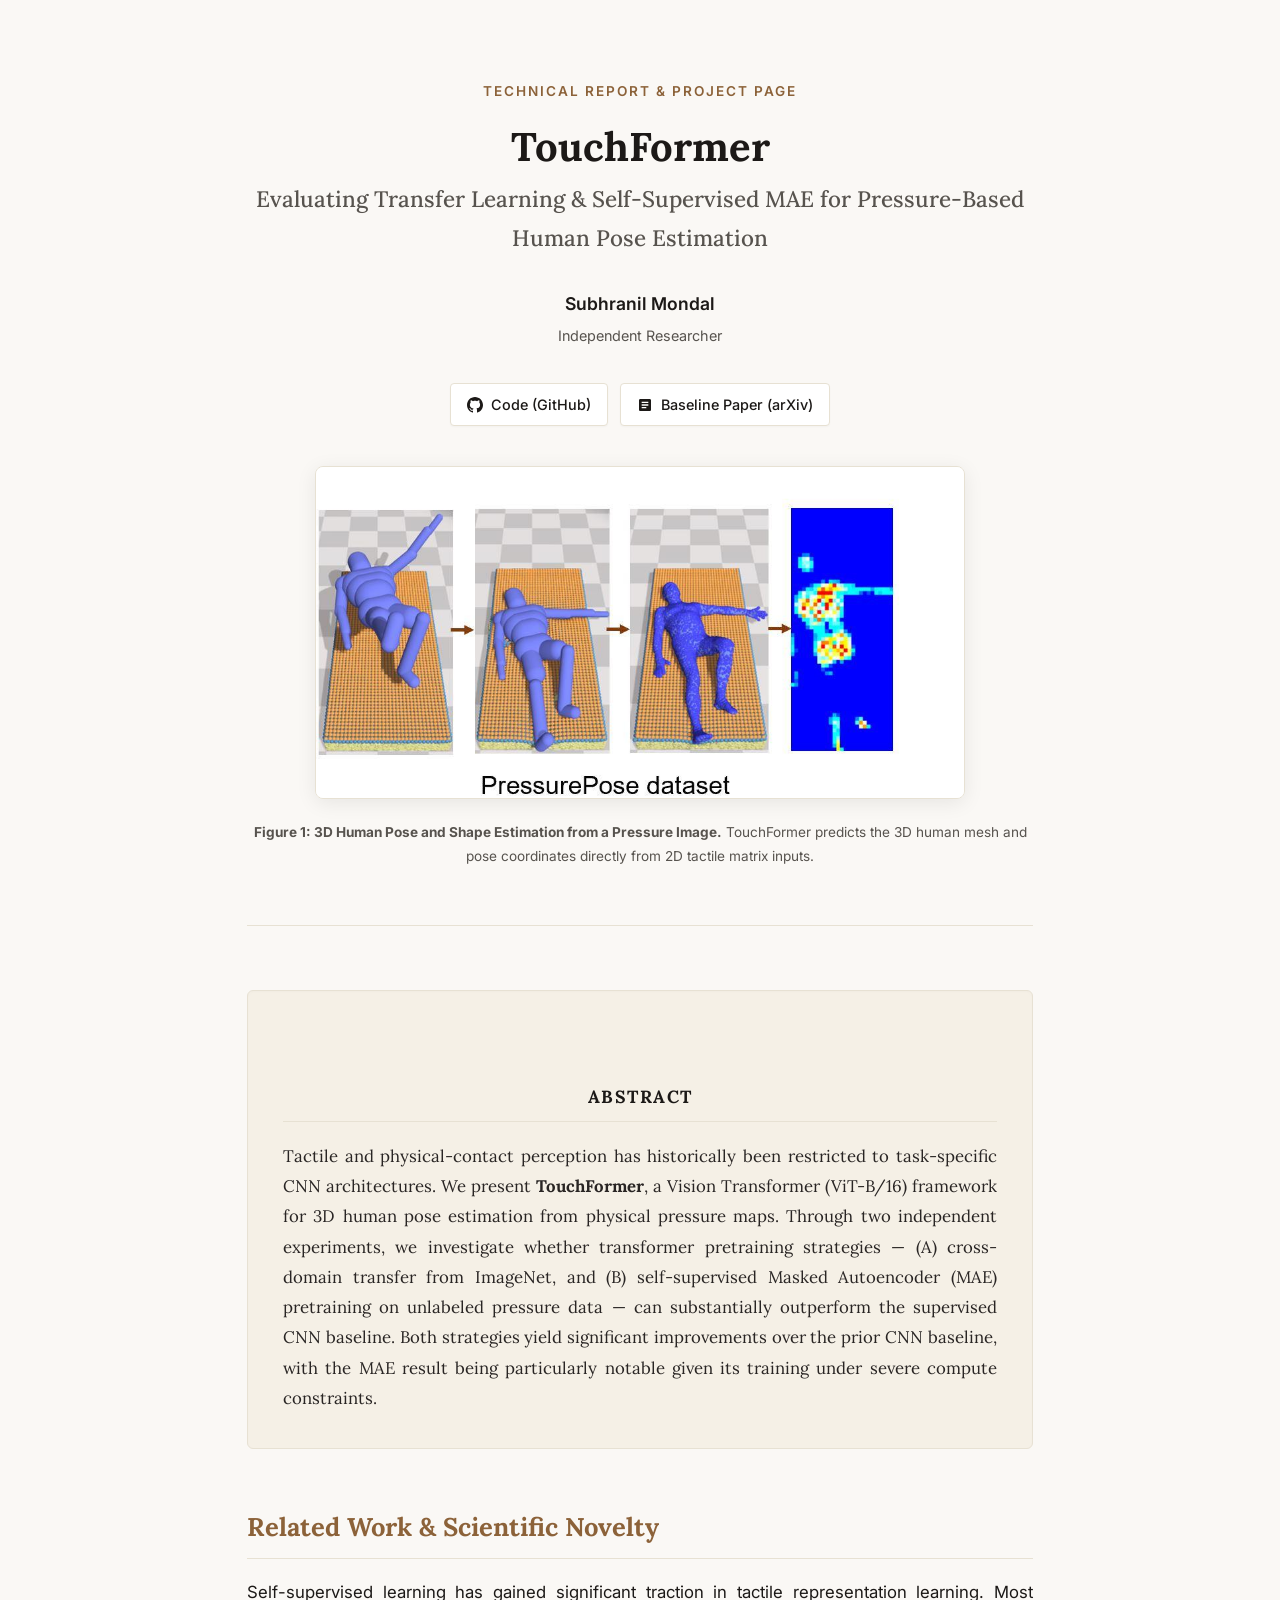
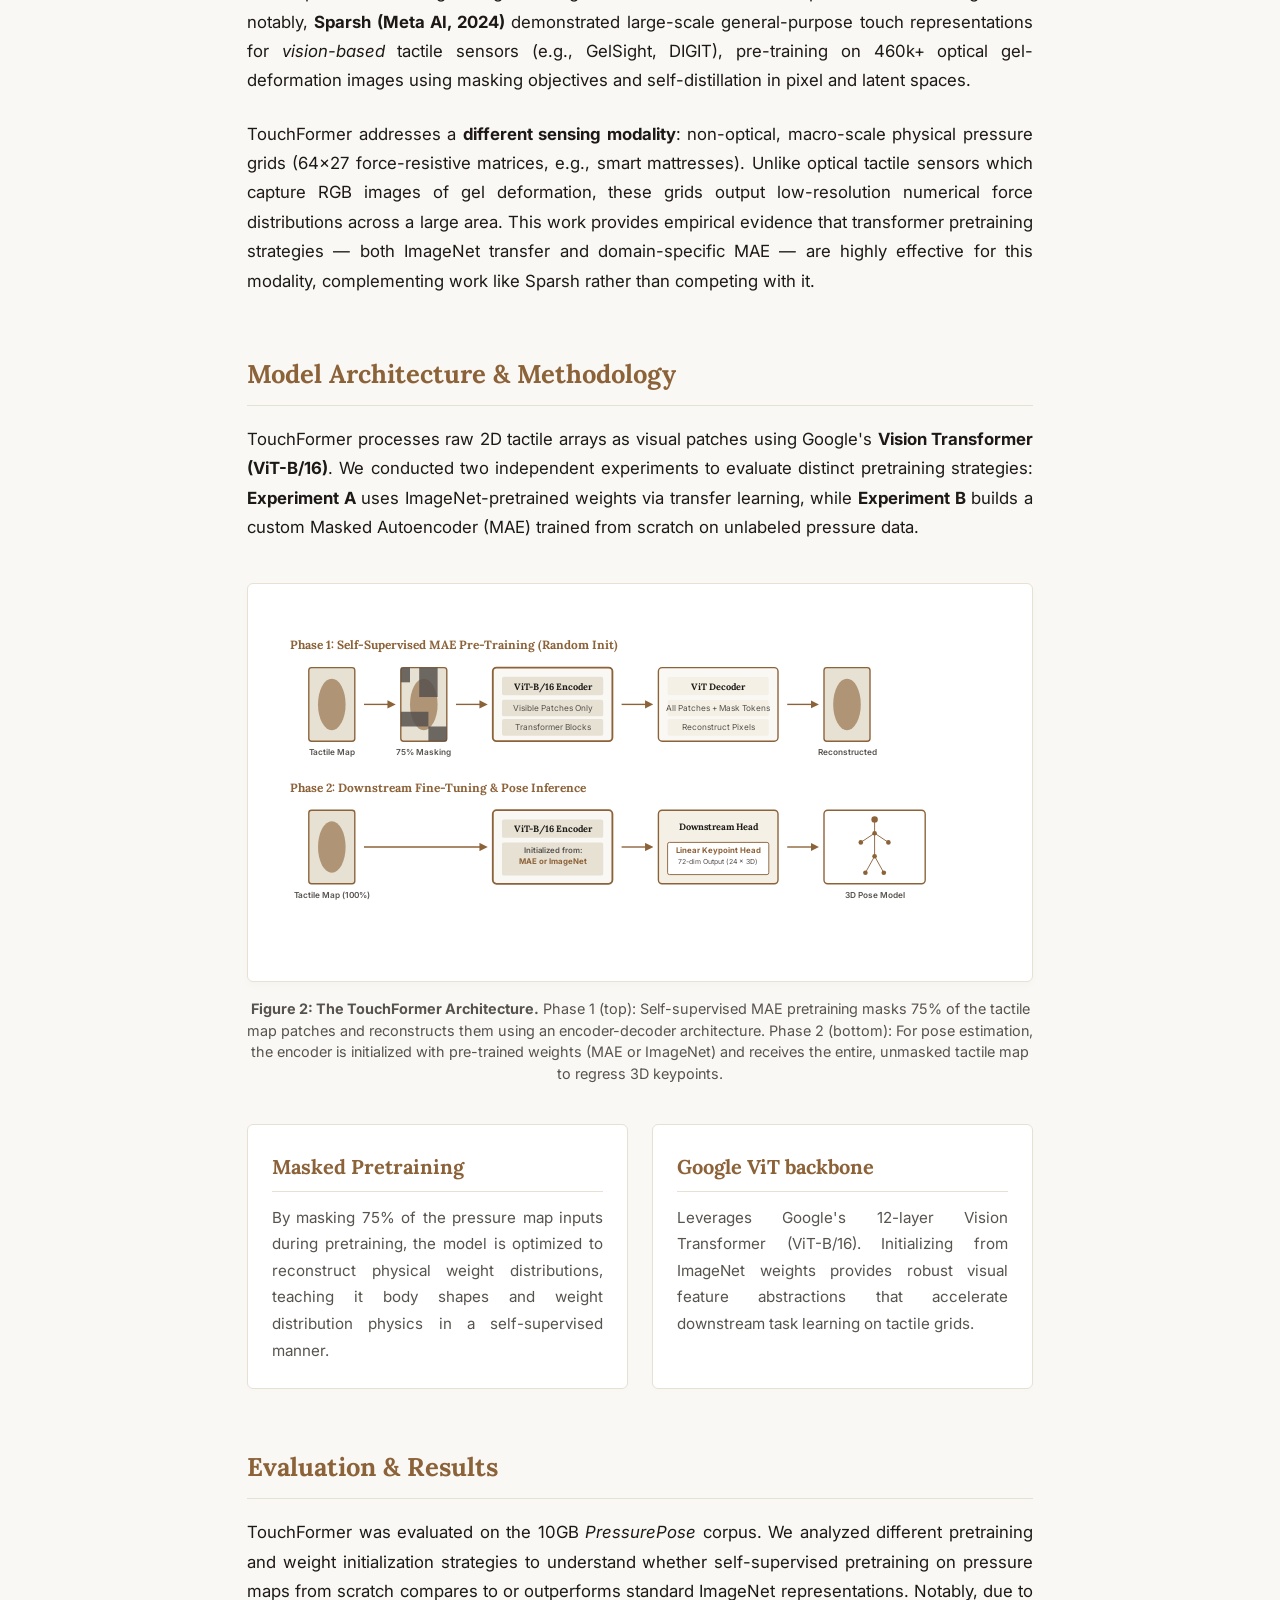
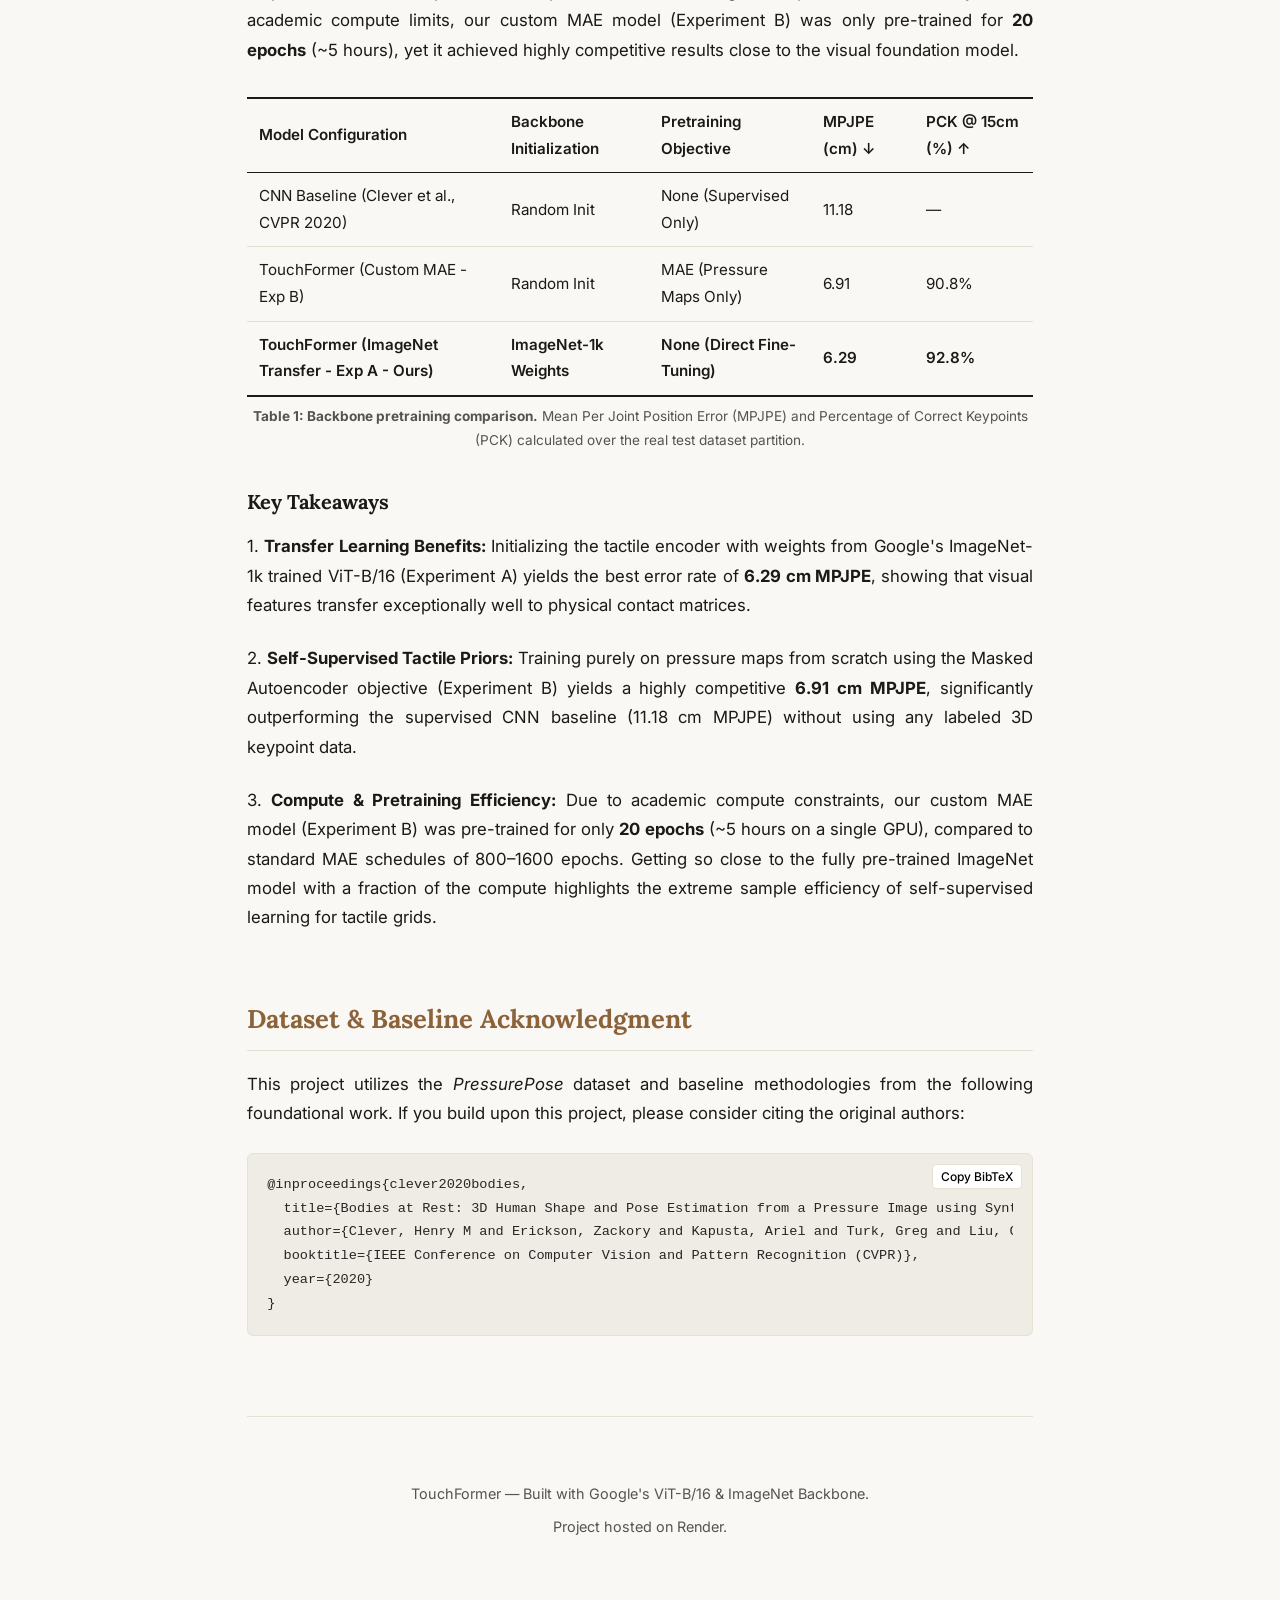
<file: index.html>
<!DOCTYPE html>
<html lang="en">
<head>
    <meta charset="UTF-8">
    <meta name="viewport" content="width=device-width, initial-scale=1.0">
    <meta name="description" content="TouchFormer: A study evaluating transfer learning and self-supervised MAE for 3D human pose estimation from physical pressure maps using ViT-B/16.">
    <title>TouchFormer: Transfer Learning &amp; Self-Supervised MAE for Pressure-Based Pose Estimation</title>
    <link rel="stylesheet" href="static/style.css">
    <link href="https://fonts.googleapis.com/css2?family=Inter:wght@300;400;500;600;700&family=Lora:ital,wght@0,400;0,600;0,700;1,400&display=swap" rel="stylesheet">
</head>
<body>

    <div class="container">
        <!-- Paper Header -->
        <header class="paper-header">
            <div class="paper-preprint">Technical Report & Project Page</div>
            <h1 class="paper-title">TouchFormer</h1>
            <h2 class="paper-subtitle">Evaluating Transfer Learning &amp; Self-Supervised MAE for Pressure-Based Human Pose Estimation</h2>
            
            <div class="paper-authors">
                <div class="author-block">
                    <span class="author-name">Subhranil Mondal</span>
                    <span class="author-affiliation">Independent Researcher</span>
                </div>
            </div>

            <div class="paper-links">
                <a href="https://github.com/extremecoder-rgb/TouchGPT" class="paper-link-btn" target="_blank">
                    <svg viewBox="0 0 24 24"><path d="M12 0c-6.626 0-12 5.373-12 12 0 5.302 3.438 9.8 8.207 11.387.599.111.793-.261.793-.577v-2.234c-3.338.726-4.033-1.416-4.033-1.416-.546-1.387-1.333-1.756-1.333-1.756-1.089-.745.083-.729.083-.729 1.205.084 1.839 1.237 1.839 1.237 1.07 1.834 2.807 1.304 3.492.997.107-.775.418-1.305.762-1.604-2.665-.305-5.467-1.334-5.467-5.931 0-1.311.469-2.381 1.236-3.221-.124-.303-.535-1.524.117-3.176 0 0 1.008-.322 3.301 1.23.957-.266 1.983-.399 3.003-.404 1.02.005 2.047.138 3.006.404 2.291-1.552 3.297-1.23 3.297-1.23.653 1.653.242 2.874.118 3.176.77.84 1.235 1.911 1.235 3.221 0 4.609-2.807 5.624-5.479 5.921.43.372.823 1.102.823 2.222v3.293c0 .319.192.694.801.576 4.765-1.589 8.199-6.086 8.199-11.386 0-6.627-5.373-12-12-12z"/></svg>
                    Code (GitHub)
                </a>

                <a href="https://arxiv.org/abs/2004.01166" class="paper-link-btn" target="_blank">
                    <svg viewBox="0 0 24 24"><path d="M19 3H5c-1.1 0-2 .9-2 2v14c0 1.1.9 2 2 2h14c1.1 0 2-.9 2-2V5c0-1.1-.9-2-2-2zm-5 14H7v-2h7v2zm3-4H7v-2h10v2zm0-4H7V7h10v2z"/></svg>
                    Baseline Paper (arXiv)
                </a>
            </div>
            
            <!-- Teaser Image Section -->
            <div class="teaser-container" style="text-align: center; margin-top: 2.5rem; margin-bottom: 1.5rem;">
                <img src="./static/teaser.jpg" alt="TouchFormer Overview: 3D Human Pose Estimation from Pressure Images" style="width: 100%; max-width: 650px; border-radius: 8px; box-shadow: 0 4px 20px rgba(0,0,0,0.08); border: 1px solid var(--border-color);">
                <div class="table-caption" style="margin-top: 0.8rem; font-size: 0.85rem; color: var(--text-secondary);">
                    <strong>Figure 1: 3D Human Pose and Shape Estimation from a Pressure Image.</strong> TouchFormer predicts the 3D human mesh and pose coordinates directly from 2D tactile matrix inputs.
                </div>
            </div>
        </header>

        <!-- Abstract Section -->
        <section class="abstract-container">
            <h2 class="abstract-title">Abstract</h2>
            <p class="abstract-text">
                Tactile and physical-contact perception has historically been restricted to task-specific CNN architectures. We present <strong>TouchFormer</strong>, a Vision Transformer (ViT-B/16) framework for 3D human pose estimation from physical pressure maps. Through two independent experiments, we investigate whether transformer pretraining strategies — (A) cross-domain transfer from ImageNet, and (B) self-supervised Masked Autoencoder (MAE) pretraining on unlabeled pressure data — can substantially outperform the supervised CNN baseline. Both strategies yield significant improvements over the prior CNN baseline, with the MAE result being particularly notable given its training under severe compute constraints.
            </p>
        </section>

        <!-- Related Work Section -->
        <section class="section">
            <h2 class="section-title">Related Work & Scientific Novelty</h2>
            <p>
                Self-supervised learning has gained significant traction in tactile representation learning. Most notably, <strong>Sparsh (Meta AI, 2024)</strong> demonstrated large-scale general-purpose touch representations for <em>vision-based</em> tactile sensors (e.g., GelSight, DIGIT), pre-training on 460k+ optical gel-deformation images using masking objectives and self-distillation in pixel and latent spaces.
            </p>
            <p>
                TouchFormer addresses a <strong>different sensing modality</strong>: non-optical, macro-scale physical pressure grids (64×27 force-resistive matrices, e.g., smart mattresses). Unlike optical tactile sensors which capture RGB images of gel deformation, these grids output low-resolution numerical force distributions across a large area. This work provides empirical evidence that transformer pretraining strategies — both ImageNet transfer and domain-specific MAE — are highly effective for this modality, complementing work like Sparsh rather than competing with it.
            </p>
        </section>

        <!-- Architecture Section -->
        <section class="section">
            <h2 class="section-title">Model Architecture & Methodology</h2>
            <p>
                TouchFormer processes raw 2D tactile arrays as visual patches using Google's <strong>Vision Transformer (ViT-B/16)</strong>. We conducted two independent experiments to evaluate distinct pretraining strategies: <strong>Experiment A</strong> uses ImageNet-pretrained weights via transfer learning, while <strong>Experiment B</strong> builds a custom Masked Autoencoder (MAE) trained from scratch on unlabeled pressure data.
            </p>

            <div class="architecture-container">
                <div class="architecture-diagram">
                    <!-- Inline SVG representing the TouchGPT flow -->
                    <svg width="100%" height="340" viewBox="0 0 800 340" xmlns="http://www.w3.org/2000/svg">
                        <!-- Background -->
                        <rect width="100%" height="100%" fill="#FFFFFF" rx="4" />
                        
                        <!-- ================= PHASE 1: PRE-TRAINING ================= -->
                        <!-- Section Label -->
                        <text x="20" y="30" font-family="Lora" font-size="13" font-weight="bold" fill="#8C6239">Phase 1: Self-Supervised MAE Pre-Training (Random Init)</text>
                        
                        <!-- Input Pressure Map -->
                        <g transform="translate(40, 50)">
                            <rect x="0" y="0" width="50" height="80" fill="#E7E1D3" stroke="#8C6239" stroke-width="1.5" rx="3" />
                            <ellipse cx="25" cy="40" rx="15" ry="28" fill="#8C6239" opacity="0.6" />
                            <text x="25" y="95" font-family="Inter" font-size="9" text-anchor="middle" fill="#57534E" font-weight="600">Tactile Map</text>
                        </g>

                        <!-- Arrow 1-1 -->
                        <g transform="translate(100, 80)">
                            <line x1="0" y1="10" x2="30" y2="10" stroke="#8C6239" stroke-width="1.5" marker-end="url(#arrow)" />
                        </g>

                        <!-- Masking Step -->
                        <g transform="translate(140, 50)">
                            <rect x="0" y="0" width="50" height="80" fill="#E7E1D3" stroke="#8C6239" stroke-width="1.5" rx="3" />
                            <ellipse cx="25" cy="40" rx="15" ry="28" fill="#8C6239" opacity="0.6" />
                            <!-- Masked blocks -->
                            <rect x="0" y="0" width="10" height="16" fill="#57534E" opacity="0.85" />
                            <rect x="20" y="0" width="20" height="32" fill="#57534E" opacity="0.85" />
                            <rect x="0" y="48" width="30" height="16" fill="#57534E" opacity="0.85" />
                            <rect x="30" y="64" width="20" height="16" fill="#57534E" opacity="0.85" />
                            <text x="25" y="95" font-family="Inter" font-size="9" text-anchor="middle" fill="#57534E" font-weight="600">75% Masking</text>
                        </g>

                        <!-- Arrow 1-2 -->
                        <g transform="translate(200, 80)">
                            <line x1="0" y1="10" x2="30" y2="10" stroke="#8C6239" stroke-width="1.5" marker-end="url(#arrow)" />
                        </g>

                        <!-- ViT Encoder -->
                        <g transform="translate(240, 50)">
                            <rect x="0" y="0" width="130" height="80" fill="#FAF8F5" stroke="#8C6239" stroke-width="2" rx="4" />
                            <rect x="10" y="10" width="110" height="20" fill="#E7E1D3" rx="2" />
                            <text x="65" y="24" font-family="Lora" font-size="10" font-weight="bold" text-anchor="middle" fill="#1C1917">ViT-B/16 Encoder</text>
                            
                            <rect x="10" y="35" width="110" height="18" fill="#E7E1D3" rx="2" />
                            <text x="65" y="47" font-family="Inter" font-size="9" text-anchor="middle" fill="#57534E">Visible Patches Only</text>
                            
                            <rect x="10" y="56" width="110" height="18" fill="#E7E1D3" rx="2" />
                            <text x="65" y="68" font-family="Inter" font-size="9" text-anchor="middle" fill="#57534E">Transformer Blocks</text>
                        </g>

                        <!-- Arrow 1-3 -->
                        <g transform="translate(380, 80)">
                            <line x1="0" y1="10" x2="30" y2="10" stroke="#8C6239" stroke-width="1.5" marker-end="url(#arrow)" />
                        </g>

                        <!-- ViT Decoder -->
                        <g transform="translate(420, 50)">
                            <rect x="0" y="0" width="130" height="80" fill="#FAF8F5" stroke="#8C6239" stroke-width="1.5" rx="4" />
                            <rect x="10" y="10" width="110" height="20" fill="#F5F0E6" rx="2" />
                            <text x="65" y="24" font-family="Lora" font-size="10" font-weight="bold" text-anchor="middle" fill="#1C1917">ViT Decoder</text>
                            
                            <rect x="10" y="35" width="110" height="18" fill="#F5F0E6" rx="2" />
                            <text x="65" y="47" font-family="Inter" font-size="9" text-anchor="middle" fill="#57534E">All Patches + Mask Tokens</text>
                            
                            <rect x="10" y="56" width="110" height="18" fill="#F5F0E6" rx="2" />
                            <text x="65" y="68" font-family="Inter" font-size="9" text-anchor="middle" fill="#57534E">Reconstruct Pixels</text>
                        </g>

                        <!-- Arrow 1-4 -->
                        <g transform="translate(560, 80)">
                            <line x1="0" y1="10" x2="30" y2="10" stroke="#8C6239" stroke-width="1.5" marker-end="url(#arrow)" />
                        </g>

                        <!-- Reconstructed Map -->
                        <g transform="translate(600, 50)">
                            <rect x="0" y="0" width="50" height="80" fill="#E7E1D3" stroke="#8C6239" stroke-width="1.5" rx="3" />
                            <ellipse cx="25" cy="40" rx="15" ry="28" fill="#8C6239" opacity="0.6" />
                            <text x="25" y="95" font-family="Inter" font-size="9" text-anchor="middle" fill="#57534E" font-weight="600">Reconstructed</text>
                        </g>


                        <!-- ================= PHASE 2: FINE-TUNING ================= -->
                        <!-- Section Label -->
                        <text x="20" y="185" font-family="Lora" font-size="13" font-weight="bold" fill="#8C6239">Phase 2: Downstream Fine-Tuning & Pose Inference</text>

                        <!-- Input Pressure Map (Unmasked) -->
                        <g transform="translate(40, 205)">
                            <rect x="0" y="0" width="50" height="80" fill="#E7E1D3" stroke="#8C6239" stroke-width="1.5" rx="3" />
                            <ellipse cx="25" cy="40" rx="15" ry="28" fill="#8C6239" opacity="0.6" />
                            <text x="25" y="95" font-family="Inter" font-size="9" text-anchor="middle" fill="#57534E" font-weight="600">Tactile Map (100%)</text>
                        </g>

                        <!-- Arrow 2-1 -->
                        <g transform="translate(100, 235)">
                            <line x1="0" y1="10" x2="130" y2="10" stroke="#8C6239" stroke-width="1.5" marker-end="url(#arrow)" />
                        </g>

                        <!-- Pretrained ViT Encoder -->
                        <g transform="translate(240, 205)">
                            <rect x="0" y="0" width="130" height="80" fill="#FAF8F5" stroke="#8C6239" stroke-width="2" rx="4" />
                            <rect x="10" y="10" width="110" height="20" fill="#E7E1D3" rx="2" />
                            <text x="65" y="24" font-family="Lora" font-size="10" font-weight="bold" text-anchor="middle" fill="#1C1917">ViT-B/16 Encoder</text>
                            
                            <rect x="10" y="35" width="110" height="36" fill="#E7E1D3" rx="2" />
                            <text x="65" y="47" font-family="Inter" font-size="8.5" text-anchor="middle" fill="#57534E" font-weight="600">Initialized from:</text>
                            <text x="65" y="58" font-family="Inter" font-size="8.5" text-anchor="middle" fill="#8C6239" font-weight="bold">MAE or ImageNet</text>
                        </g>

                        <!-- Arrow 2-2 -->
                        <g transform="translate(380, 235)">
                            <line x1="0" y1="10" x2="30" y2="10" stroke="#8C6239" stroke-width="1.5" marker-end="url(#arrow)" />
                        </g>

                        <!-- Downstream Keypoint Head -->
                        <g transform="translate(420, 205)">
                            <rect x="0" y="0" width="130" height="80" fill="#F5F0E6" stroke="#8C6239" stroke-width="1.5" rx="4" />
                            <text x="65" y="22" font-family="Lora" font-size="10" font-weight="bold" text-anchor="middle" fill="#1C1917">Downstream Head</text>
                            
                            <rect x="10" y="35" width="110" height="35" fill="#FFFFFF" stroke="#8C6239" stroke-width="1" rx="2" />
                            <text x="65" y="47" font-family="Inter" font-size="8.5" font-weight="bold" text-anchor="middle" fill="#8C6239">Linear Keypoint Head</text>
                            <text x="65" y="58" font-family="Inter" font-size="7.5" text-anchor="middle" fill="#57534E">72-dim Output (24 × 3D)</text>
                        </g>

                        <!-- Arrow 2-3 -->
                        <g transform="translate(560, 235)">
                            <line x1="0" y1="10" x2="30" y2="10" stroke="#8C6239" stroke-width="1.5" marker-end="url(#arrow)" />
                        </g>

                        <!-- Output 3D Skeleton -->
                        <g transform="translate(600, 205)">
                            <rect x="0" y="0" width="110" height="80" fill="#FFFFFF" stroke="#8C6239" stroke-width="1.5" rx="4" />
                            <!-- Skeletal lines -->
                            <line x1="55" y1="10" x2="55" y2="50" stroke="#8C6239" stroke-width="1" />
                            <line x1="55" y1="25" x2="40" y2="35" stroke="#8C6239" stroke-width="1" />
                            <line x1="55" y1="25" x2="70" y2="35" stroke="#8C6239" stroke-width="1" />
                            <line x1="55" y1="50" x2="45" y2="68" stroke="#8C6239" stroke-width="1" />
                            <line x1="55" y1="50" x2="65" y2="68" stroke="#8C6239" stroke-width="1" />
                            <!-- Nodes -->
                            <circle cx="55" cy="10" r="3.5" fill="#8C6239" />
                            <circle cx="55" cy="25" r="2.5" fill="#8C6239" />
                            <circle cx="40" cy="35" r="2.5" fill="#8C6239" />
                            <circle cx="70" cy="35" r="2.5" fill="#8C6239" />
                            <circle cx="55" cy="50" r="2.5" fill="#8C6239" />
                            <circle cx="45" cy="68" r="2.5" fill="#8C6239" />
                            <circle cx="65" cy="68" r="2.5" fill="#8C6239" />
                            <text x="55" y="95" font-family="Inter" font-size="9" text-anchor="middle" fill="#57534E" font-weight="600">3D Pose Model</text>
                        </g>

                        <!-- Marker definition for arrows -->
                        <defs>
                            <marker id="arrow" viewBox="0 0 10 10" refX="5" refY="5" markerWidth="6" markerHeight="6" orient="auto-start-reverse">
                                <path d="M 0 0 L 10 5 L 0 10 z" fill="#8C6239" />
                            </marker>
                        </defs>
                    </svg>
                </div>
                <div class="architecture-caption">
                    <strong>Figure 2: The TouchFormer Architecture.</strong> Phase 1 (top): Self-supervised MAE pretraining masks 75% of the tactile map patches and reconstructs them using an encoder-decoder architecture. Phase 2 (bottom): For pose estimation, the encoder is initialized with pre-trained weights (MAE or ImageNet) and receives the entire, unmasked tactile map to regress 3D keypoints.
                </div>
            </div>

            <div class="features-grid">
                <div class="feature-card">
                    <h3>Masked Pretraining</h3>
                    <p>By masking 75% of the pressure map inputs during pretraining, the model is optimized to reconstruct physical weight distributions, teaching it body shapes and weight distribution physics in a self-supervised manner.</p>
                </div>
                <div class="feature-card">
                    <h3>Google ViT backbone</h3>
                    <p>Leverages Google's 12-layer Vision Transformer (ViT-B/16). Initializing from ImageNet weights provides robust visual feature abstractions that accelerate downstream task learning on tactile grids.</p>
                </div>
            </div>
        </section>

        <!-- Evaluation Results -->
        <section class="section">
            <h2 class="section-title">Evaluation & Results</h2>
            <p>
                TouchFormer was evaluated on the 10GB <em>PressurePose</em> corpus. We analyzed different pretraining and weight initialization strategies to understand whether self-supervised pretraining on pressure maps from scratch compares to or outperforms standard ImageNet representations. Notably, due to academic compute limits, our custom MAE model (Experiment B) was only pre-trained for <strong>20 epochs</strong> (~5 hours), yet it achieved highly competitive results close to the visual foundation model.
            </p>

            <div class="table-wrapper">
                <table class="academic-table">
                    <thead>
                        <tr>
                            <th>Model Configuration</th>
                            <th>Backbone Initialization</th>
                            <th>Pretraining Objective</th>
                            <th>MPJPE (cm) ↓</th>
                            <th>PCK @ 15cm (%) ↑</th>
                        </tr>
                    </thead>
                    <tbody>
                        <tr>
                            <td>CNN Baseline (Clever et al., CVPR 2020)</td>
                            <td>Random Init</td>
                            <td>None (Supervised Only)</td>
                            <td>11.18</td>
                            <td>&mdash;</td>
                        </tr>
                        <tr>
                            <td>TouchFormer (Custom MAE - Exp B)</td>
                            <td>Random Init</td>
                            <td>MAE (Pressure Maps Only)</td>
                            <td>6.91</td>
                            <td>90.8%</td>
                        </tr>
                        <tr style="font-weight: 600;">
                            <td>TouchFormer (ImageNet Transfer - Exp A - Ours)</td>
                            <td>ImageNet-1k Weights</td>
                            <td>None (Direct Fine-Tuning)</td>
                            <td>6.29</td>
                            <td>92.8%</td>
                        </tr>
                    </tbody>
                </table>
                <div class="table-caption">
                    <strong>Table 1: Backbone pretraining comparison.</strong> Mean Per Joint Position Error (MPJPE) and Percentage of Correct Keypoints (PCK) calculated over the real test dataset partition.
                </div>
            </div>

            <h3>Key Takeaways</h3>
            <p>
                1. <strong>Transfer Learning Benefits:</strong> Initializing the tactile encoder with weights from Google's ImageNet-1k trained ViT-B/16 (Experiment A) yields the best error rate of <strong>6.29 cm MPJPE</strong>, showing that visual features transfer exceptionally well to physical contact matrices.
            </p>
            <p>
                2. <strong>Self-Supervised Tactile Priors:</strong> Training purely on pressure maps from scratch using the Masked Autoencoder objective (Experiment B) yields a highly competitive <strong>6.91 cm MPJPE</strong>, significantly outperforming the supervised CNN baseline (11.18 cm MPJPE) without using any labeled 3D keypoint data.
            </p>
            <p>
                3. <strong>Compute & Pretraining Efficiency:</strong> Due to academic compute constraints, our custom MAE model (Experiment B) was pre-trained for only <strong>20 epochs</strong> (~5 hours on a single GPU), compared to standard MAE schedules of 800–1600 epochs. Getting so close to the fully pre-trained ImageNet model with a fraction of the compute highlights the extreme sample efficiency of self-supervised learning for tactile grids.
            </p>
        </section>

        <!-- BibTeX Citation -->
        <section class="section citation-section">
            <h2 class="section-title">Dataset & Baseline Acknowledgment</h2>
            <p>This project utilizes the <em>PressurePose</em> dataset and baseline methodologies from the following foundational work. If you build upon this project, please consider citing the original authors:</p>
            
            <div class="bibtex-wrapper">
                <button class="copy-btn" id="copy-btn">Copy BibTeX</button>
                <code class="bibtex-code" id="bibtex-code">@inproceedings{clever2020bodies,
  title={Bodies at Rest: 3D Human Shape and Pose Estimation from a Pressure Image using Synthetic Data},
  author={Clever, Henry M and Erickson, Zackory and Kapusta, Ariel and Turk, Greg and Liu, C Karen and Kemp, Charles C},
  booktitle={IEEE Conference on Computer Vision and Pattern Recognition (CVPR)},
  year={2020}
}</code>
            </div>
        </section>

        <!-- Footer -->
        <footer>
            <p>TouchFormer — Built with Google's ViT-B/16 & ImageNet Backbone.</p>
            <p>Project hosted on Render.</p>
        </footer>
    </div>

    <!-- Minimal Script for UI Utilities -->
    <script>
        document.getElementById("copy-btn").addEventListener("click", () => {
            const codeText = document.getElementById("bibtex-code").innerText;
            navigator.clipboard.writeText(codeText).then(() => {
                const btn = document.getElementById("copy-btn");
                btn.innerText = "Copied!";
                setTimeout(() => {
                    btn.innerText = "Copy BibTeX";
                }, 2000);
            }).catch(err => {
                console.error("Could not copy text: ", err);
            });
        });
    </script>
</body>
</html>
</file>
<file: static/style.css>
:root {
    --bg-color: #FAF8F5; /* Elegant book-paper warm off-white */
    --bg-secondary: #F3ECE0; /* Slightly darker warm cream for code/cards */
    --text-primary: #1C1917; /* Charcoal/dark stone for readable text */
    --text-secondary: #57534E; /* Scholarly gray-brown for captions and labels */
    --accent-color: #8C6239; /* Muted academic leather/brown */
    --accent-hover: #5B4029;
    --border-color: #E7E1D3; /* Soft tan/cream borders */
    --card-bg: #F5F0E6; /* Scholarly tan card background */
    --code-bg: #EFECE6; /* Cool/warm grey-cream for code */
    --link-bg: #FFFFFF;
}

* {
    margin: 0;
    padding: 0;
    box-sizing: border-box;
}

body {
    background-color: var(--bg-color);
    color: var(--text-primary);
    font-family: 'Inter', -apple-system, BlinkMacSystemFont, "Segoe UI", Roboto, Helvetica, Arial, sans-serif;
    line-height: 1.75;
    font-size: 1.05rem;
    -webkit-font-smoothing: antialiased;
}

.container {
    max-width: 850px;
    margin: 0 auto;
    padding: 5rem 2rem;
}

/* Typography */
h1, h2, h3, h4, .serif {
    font-family: 'Lora', Georgia, Cambria, "Times New Roman", Times, serif;
    color: #1C1917;
    font-weight: 700;
}

h1 {
    font-size: 2.5rem;
    line-height: 1.2;
    margin-bottom: 1.5rem;
    text-align: center;
}

h2 {
    font-size: 1.6rem;
    margin-top: 3.5rem;
    margin-bottom: 1.2rem;
    border-bottom: 1px solid var(--border-color);
    padding-bottom: 0.5rem;
    color: var(--accent-color);
}

h3 {
    font-size: 1.25rem;
    margin-top: 2rem;
    margin-bottom: 0.8rem;
}

p {
    margin-bottom: 1.5rem;
    text-align: justify;
}

/* Paper Header (PhD / Academic Portfolio Style) */
.paper-header {
    text-align: center;
    margin-bottom: 4rem;
    padding-bottom: 2rem;
    border-bottom: 1px solid var(--border-color);
}

.paper-preprint {
    font-size: 0.85rem;
    text-transform: uppercase;
    letter-spacing: 2px;
    font-weight: 600;
    color: var(--accent-color);
    margin-bottom: 1.2rem;
}

.paper-title {
    margin-bottom: 0.5rem;
}

.paper-subtitle {
    font-size: 1.4rem;
    margin-top: 0;
    margin-bottom: 1.5rem;
    border-bottom: none;
    text-align: center;
    color: var(--text-secondary);
    font-weight: 500;
}

.paper-authors {
    margin: 1.5rem 0;
    font-size: 1.1rem;
}

.author-block {
    display: inline-block;
    margin: 0 1rem;
}

.author-name {
    font-weight: 600;
    color: var(--text-primary);
}

.author-affiliation {
    display: block;
    font-size: 0.9rem;
    color: var(--text-secondary);
    margin-top: 0.2rem;
}

.paper-links {
    display: flex;
    justify-content: center;
    gap: 0.8rem;
    flex-wrap: wrap;
    margin-top: 2rem;
}

.paper-link-btn {
    display: inline-flex;
    align-items: center;
    gap: 0.5rem;
    background-color: var(--link-bg);
    border: 1px solid var(--border-color);
    padding: 0.5rem 1rem;
    border-radius: 4px;
    color: var(--text-primary);
    text-decoration: none;
    font-size: 0.9rem;
    font-weight: 500;
    transition: all 0.2s ease;
    box-shadow: 0 1px 2px rgba(0,0,0,0.03);
}

.paper-link-btn:hover {
    background-color: var(--card-bg);
    border-color: var(--accent-color);
    color: var(--accent-color);
    transform: translateY(-1px);
}

.paper-link-btn svg {
    width: 16px;
    height: 16px;
    fill: currentColor;
}

/* Abstract Box */
.abstract-container {
    background-color: var(--card-bg);
    padding: 2.2rem;
    border-radius: 6px;
    border: 1px solid var(--border-color);
    margin-bottom: 3.5rem;
    box-shadow: inset 0 1px 3px rgba(0,0,0,0.02);
}

.abstract-title {
    text-align: center;
    font-size: 1.1rem;
    text-transform: uppercase;
    letter-spacing: 1.5px;
    margin-bottom: 1.2rem;
    font-weight: 700;
    color: var(--text-primary);
}

.abstract-text {
    font-family: 'Lora', Georgia, serif;
    font-size: 1.05rem;
    line-height: 1.8;
    color: #292524;
    margin-bottom: 0;
}

/* Architecture Highlight Section */
.architecture-container {
    margin: 2.5rem 0;
    text-align: center;
}

.architecture-diagram {
    background-color: #FFFFFF;
    border: 1px solid var(--border-color);
    border-radius: 6px;
    padding: 1.5rem;
    margin-bottom: 1rem;
    box-shadow: 0 4px 10px rgba(0,0,0,0.02);
}

.architecture-caption {
    font-size: 0.9rem;
    color: var(--text-secondary);
    line-height: 1.5;
    margin-top: 0.5rem;
}

/* Key Features Grid */
.features-grid {
    display: grid;
    grid-template-columns: 1fr 1fr;
    gap: 1.5rem;
    margin: 2.5rem 0;
}

@media (max-width: 600px) {
    .features-grid {
        grid-template-columns: 1fr;
    }
}

.feature-card {
    background-color: #FFFFFF;
    border: 1px solid var(--border-color);
    padding: 1.5rem;
    border-radius: 6px;
    box-shadow: 0 2px 5px rgba(0,0,0,0.01);
}

.feature-card h3 {
    margin-top: 0;
    color: var(--accent-color);
    border-bottom: 1px solid var(--border-color);
    padding-bottom: 0.4rem;
}

.feature-card p {
    font-size: 0.95rem;
    margin-bottom: 0;
    color: var(--text-secondary);
}

/* Academic Tables */
.table-wrapper {
    overflow-x: auto;
    margin: 2rem 0;
}

.academic-table {
    width: 100%;
    border-collapse: collapse;
    font-size: 0.95rem;
    margin-bottom: 0.5rem;
}

.academic-table th {
    border-top: 2px solid var(--text-primary);
    border-bottom: 1px solid var(--text-primary);
    padding: 10px 12px;
    font-weight: 600;
    text-align: left;
}

.academic-table td {
    border-bottom: 1px solid var(--border-color);
    padding: 10px 12px;
}

.academic-table tr:last-child td {
    border-bottom: 2px solid var(--text-primary);
}

.table-caption {
    font-size: 0.85rem;
    color: var(--text-secondary);
    text-align: center;
    margin-top: 0.5rem;
}

/* Code & BibTeX */
.citation-section {
    margin-top: 4rem;
}

.bibtex-wrapper {
    position: relative;
    background-color: var(--code-bg);
    border: 1px solid var(--border-color);
    border-radius: 6px;
    padding: 1.2rem;
    margin-top: 1rem;
}

.bibtex-code {
    font-family: "SFMono-Regular", Consolas, "Liberation Mono", Menlo, Courier, monospace;
    font-size: 0.85rem;
    white-space: pre;
    overflow-x: auto;
    display: block;
    color: #292524;
}

.copy-btn {
    position: absolute;
    top: 10px;
    right: 10px;
    background-color: #FFFFFF;
    border: 1px solid var(--border-color);
    padding: 4px 8px;
    font-size: 0.75rem;
    border-radius: 4px;
    cursor: pointer;
    transition: all 0.2s;
    font-family: inherit;
    font-weight: 500;
}

.copy-btn:hover {
    background-color: var(--card-bg);
    border-color: var(--accent-color);
    color: var(--accent-color);
}

/* Footer */
footer {
    text-align: center;
    padding-top: 4rem;
    border-top: 1px solid var(--border-color);
    font-size: 0.9rem;
    color: var(--text-secondary);
    margin-top: 5rem;
}

footer p {
    text-align: center;
    margin-bottom: 0.5rem;
}
</file>
